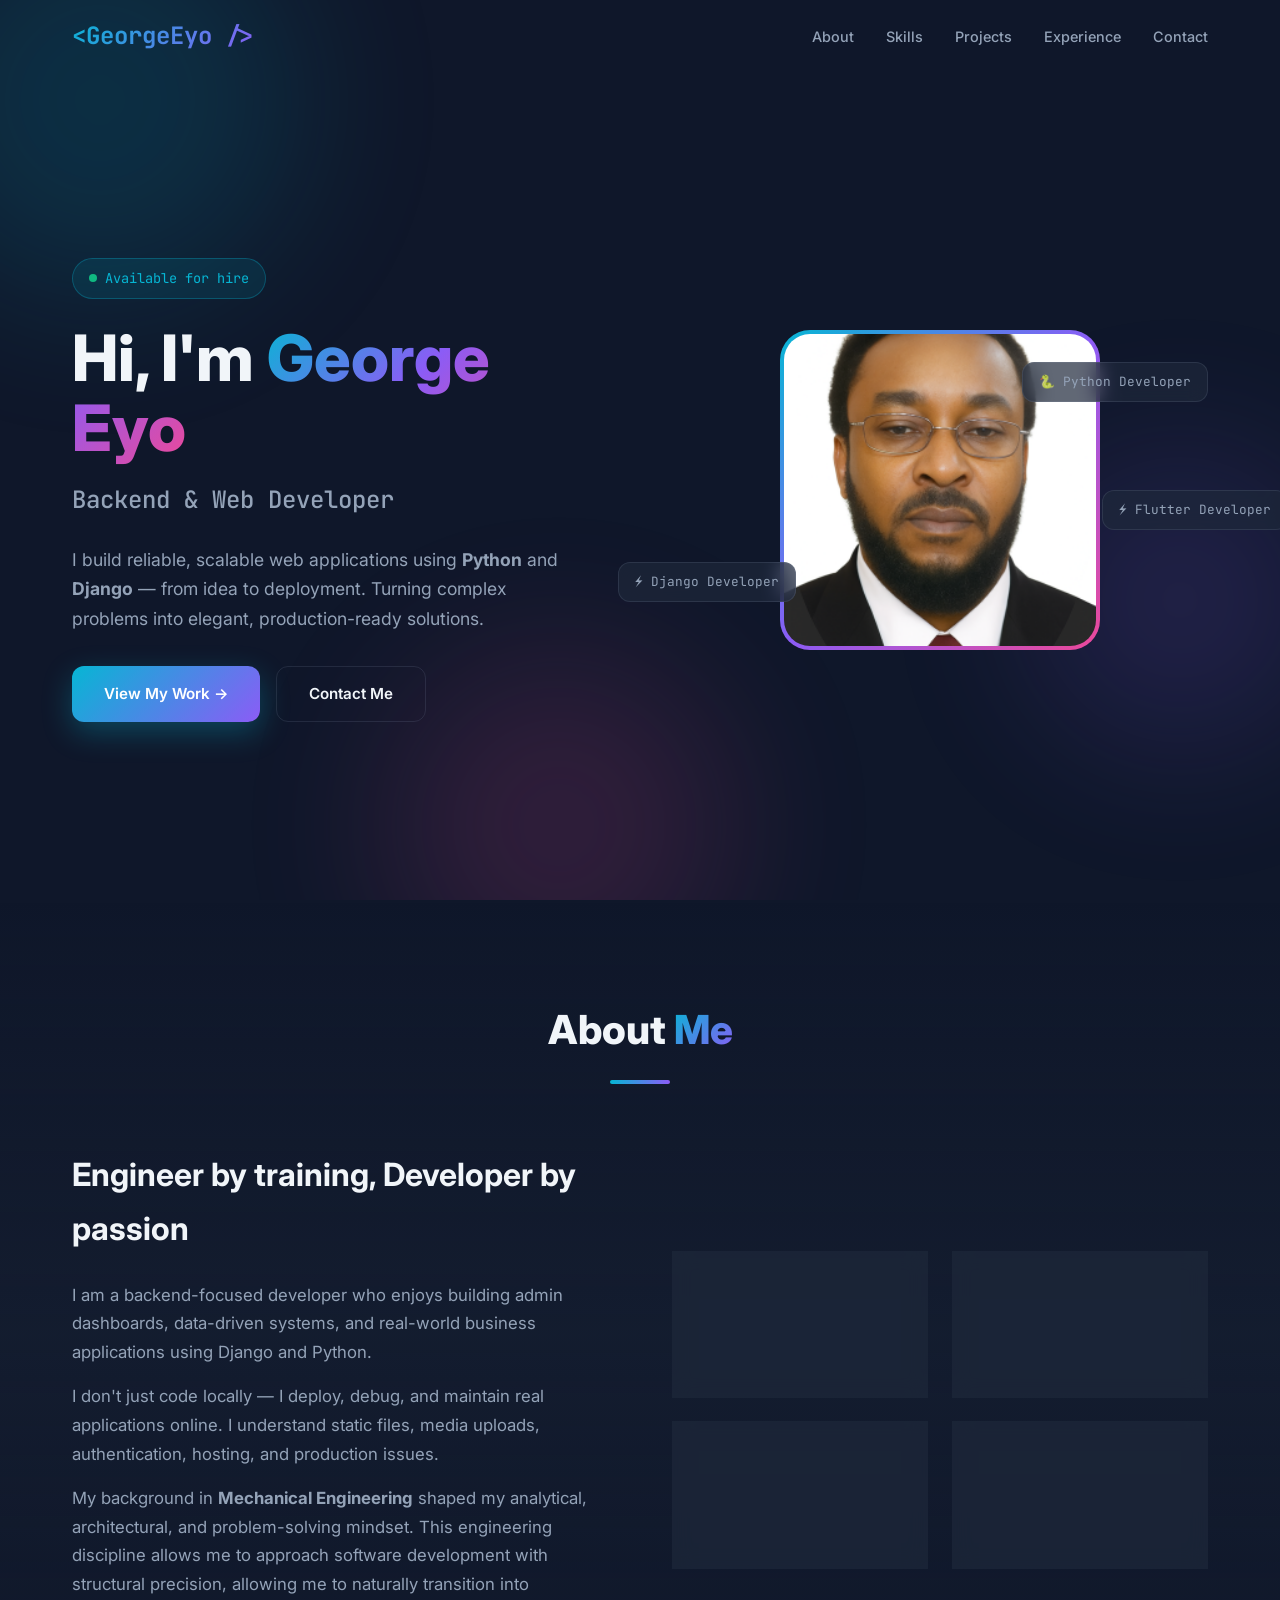
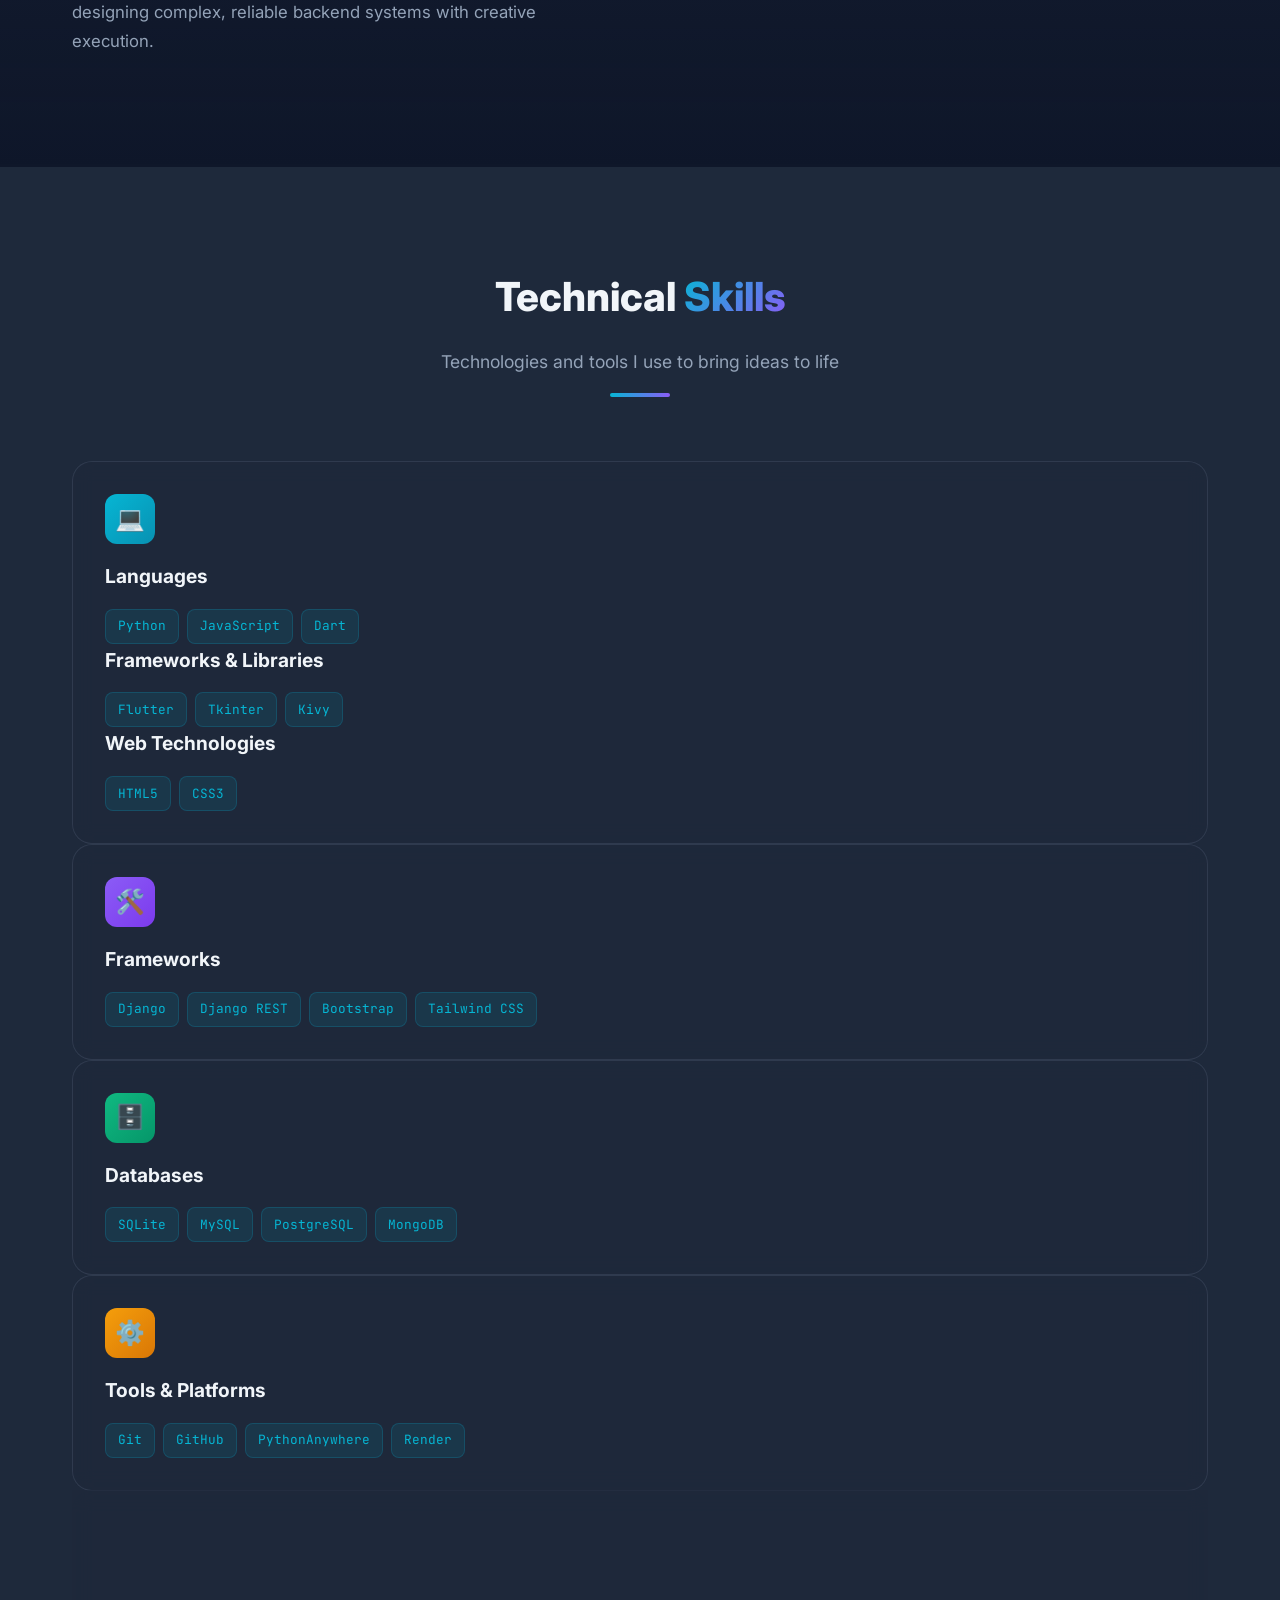
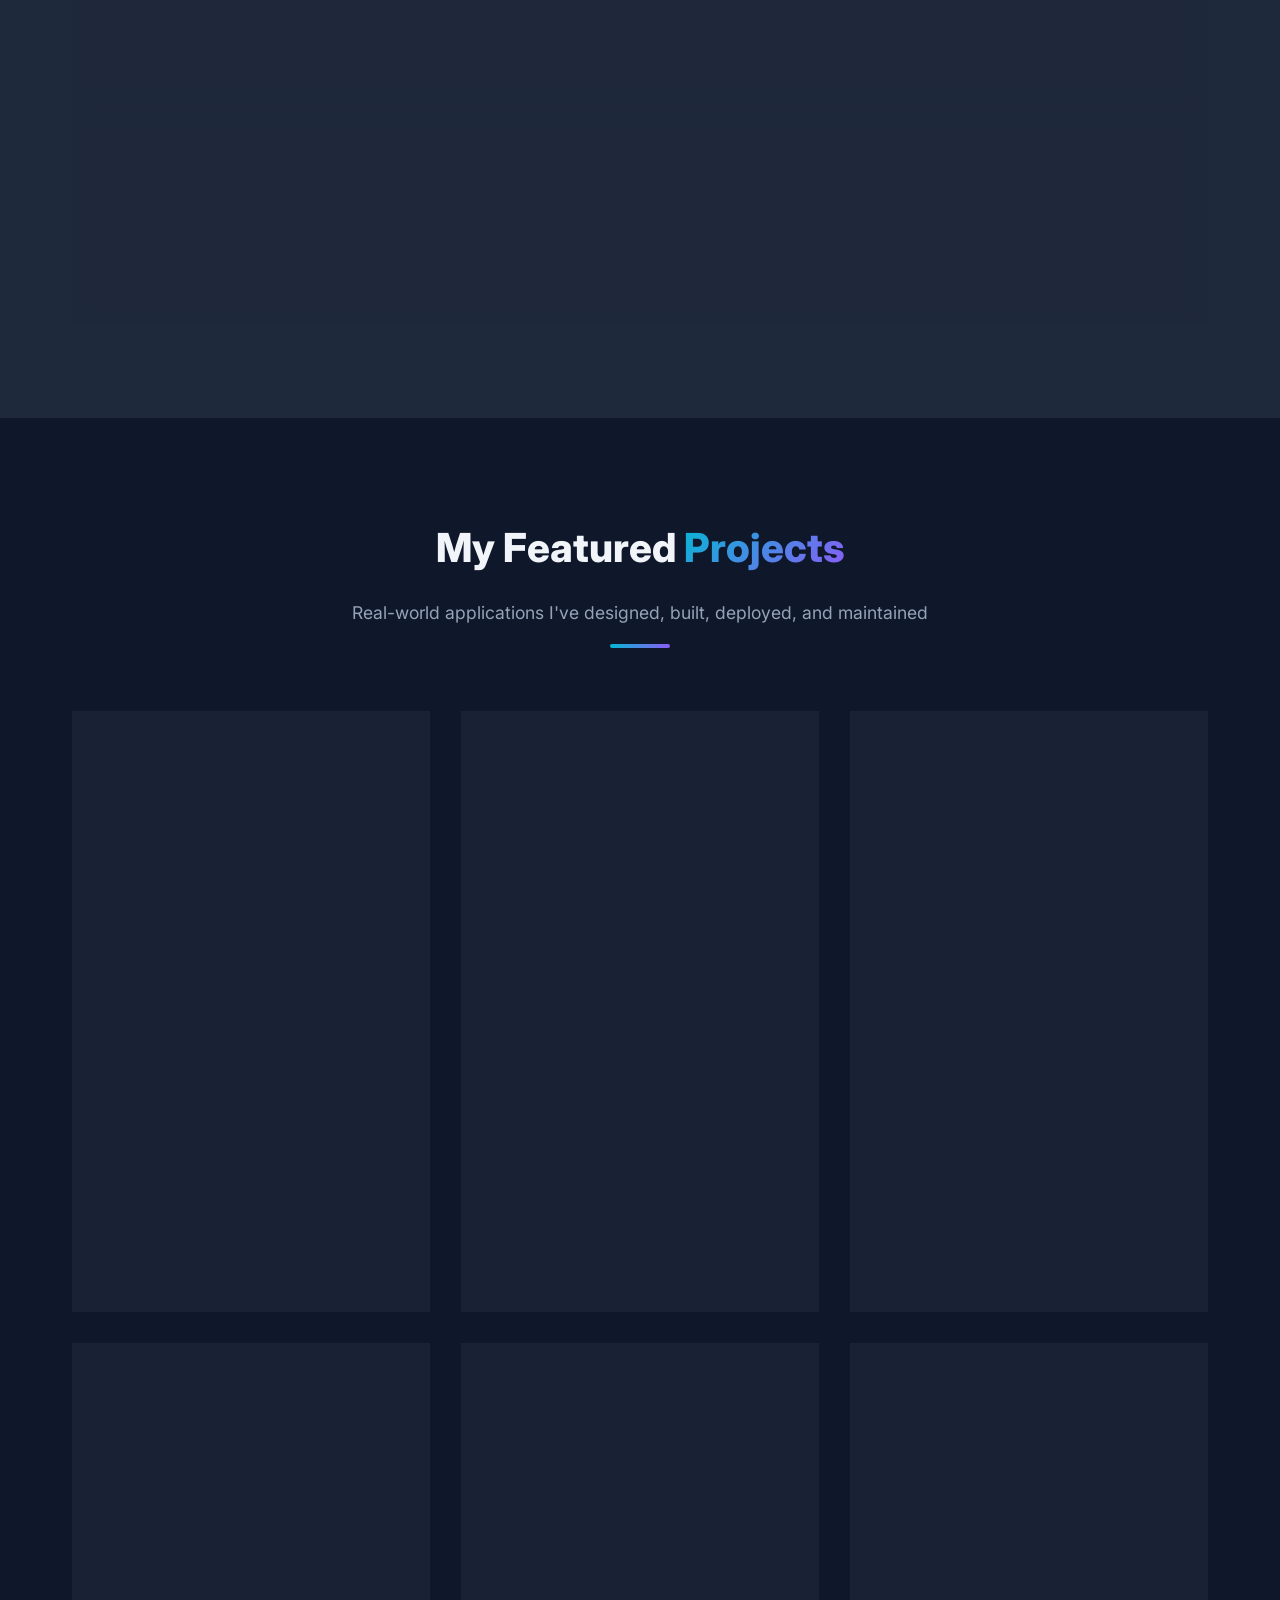
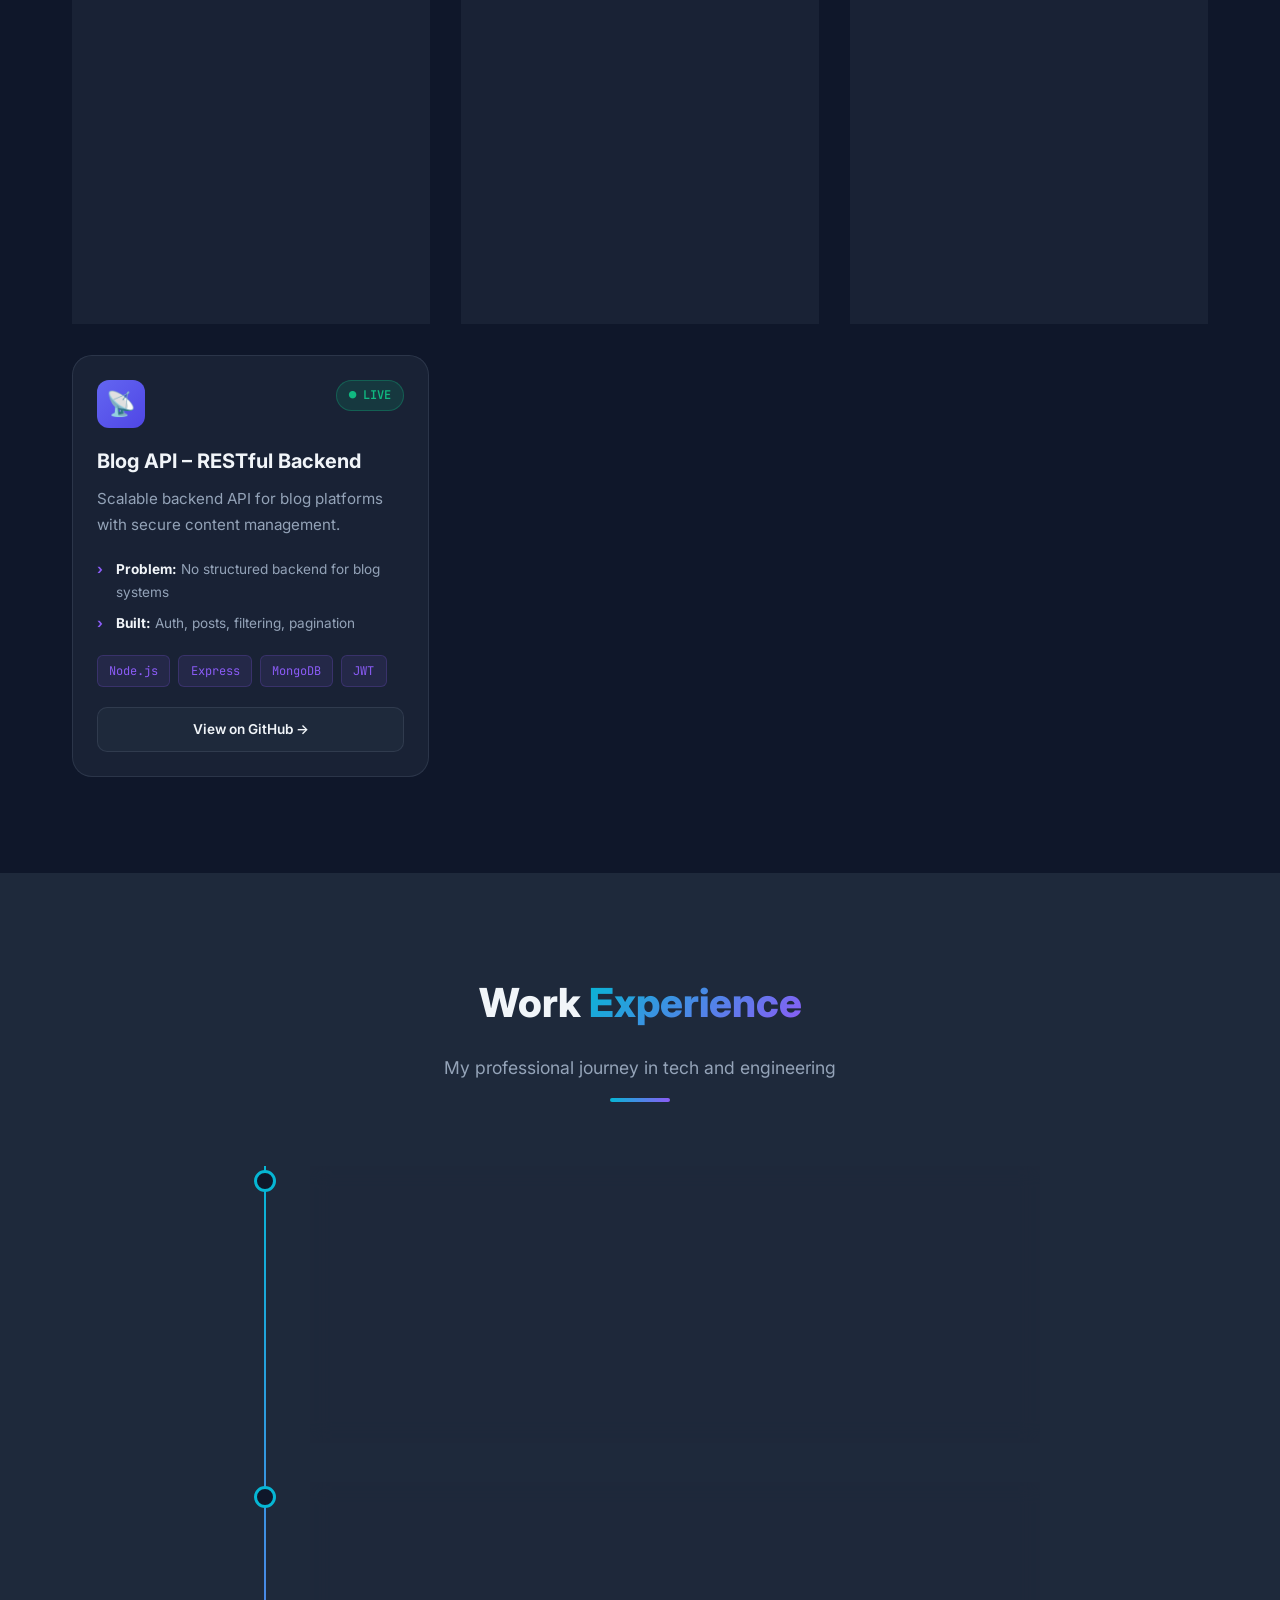
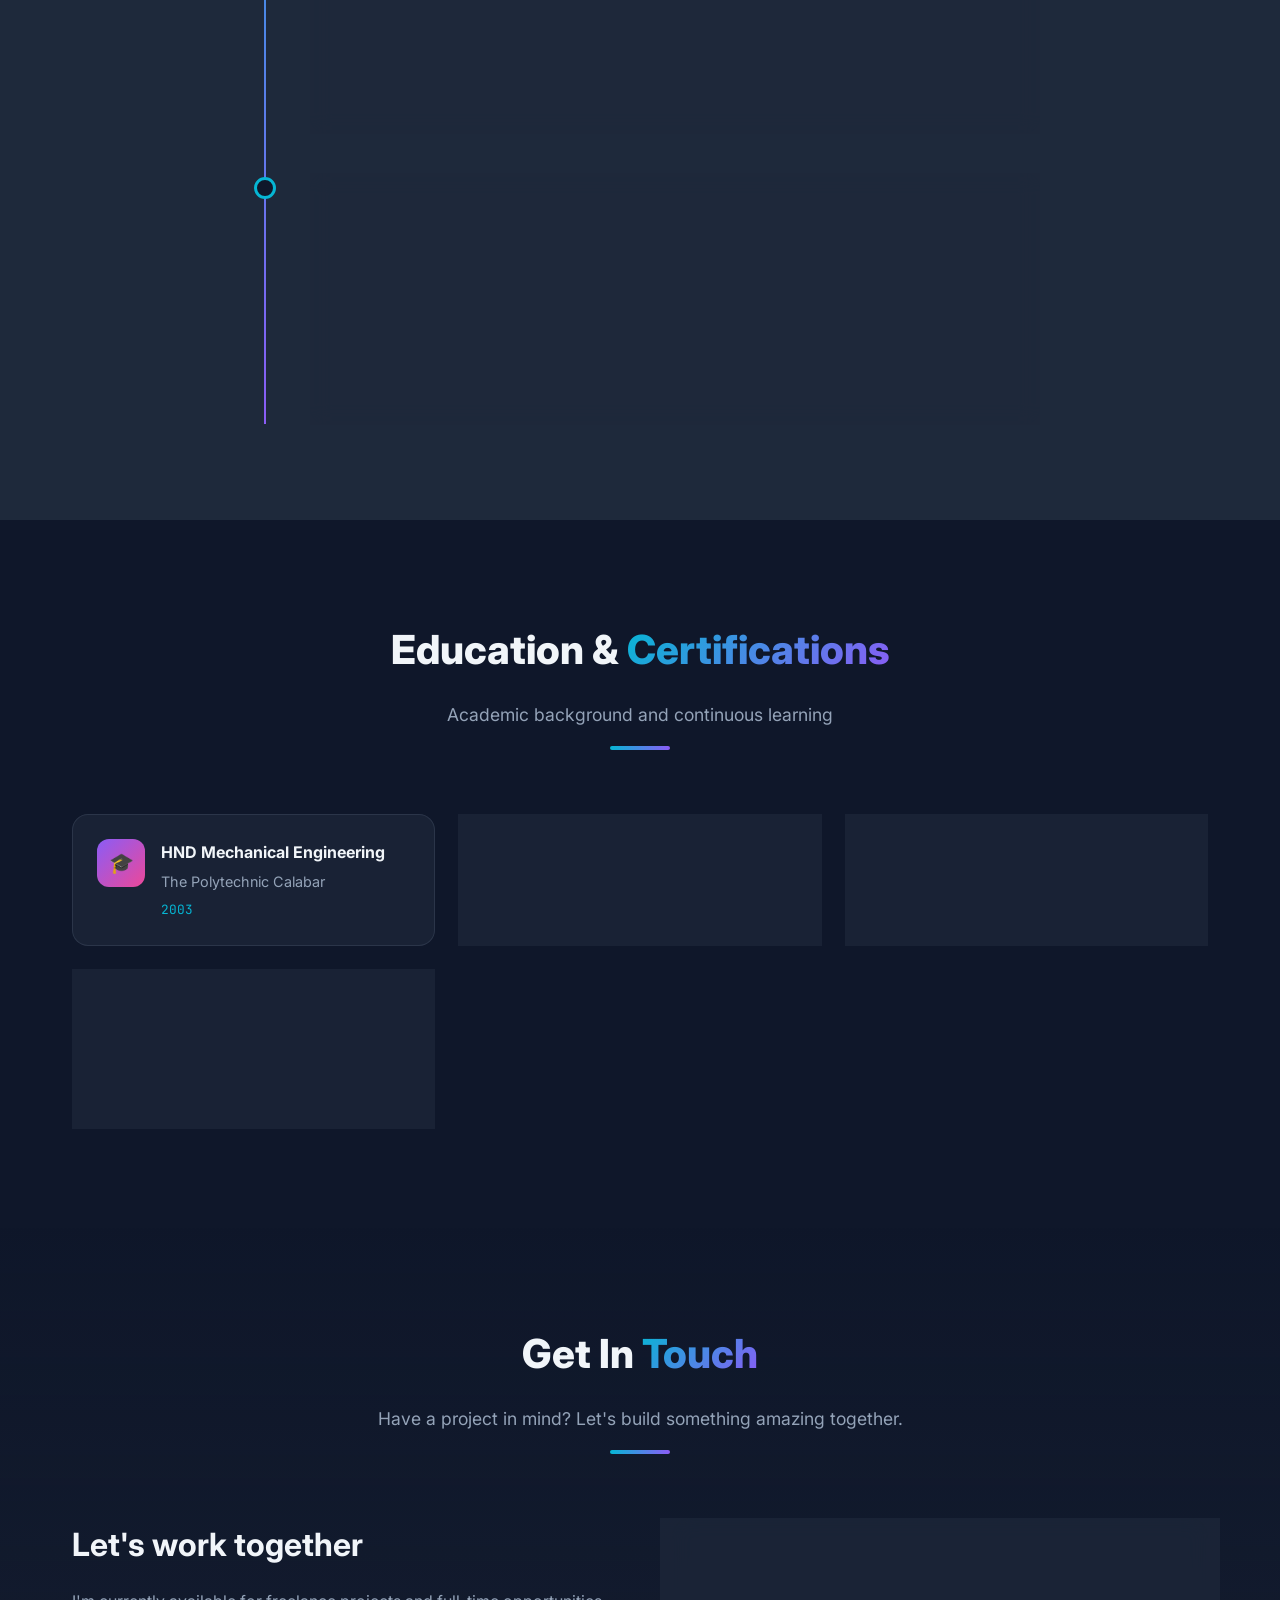
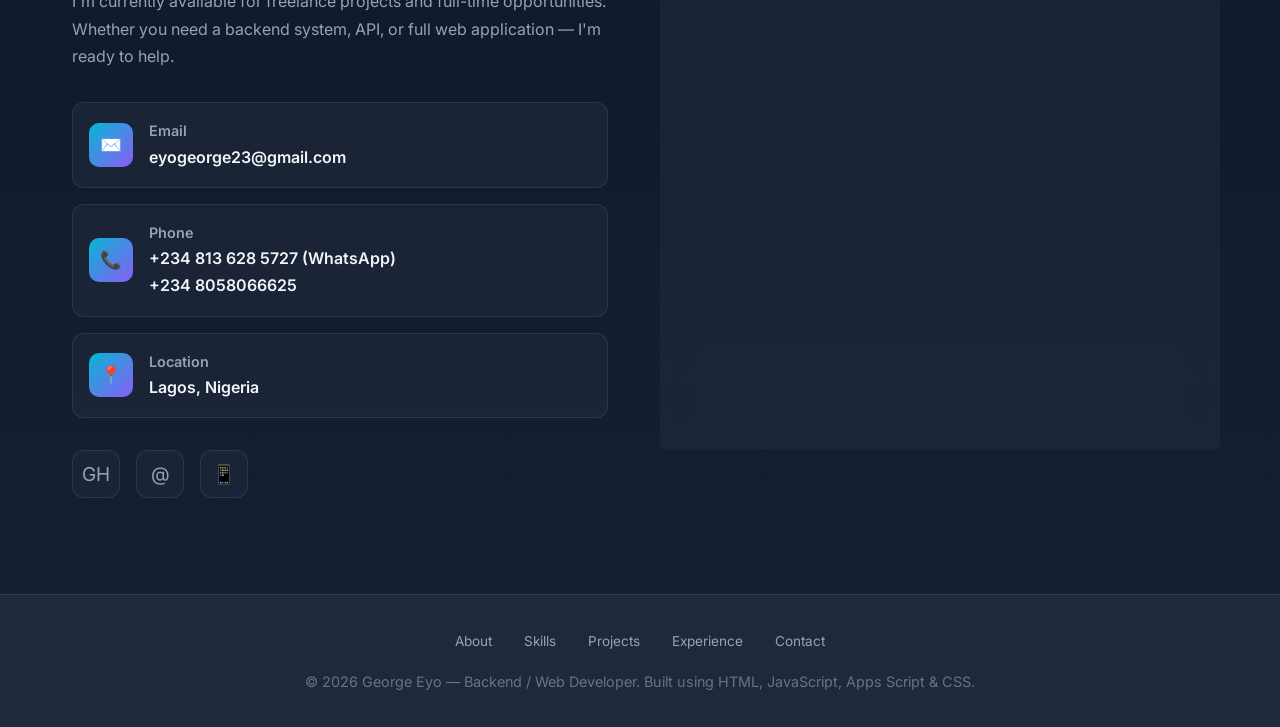
<file: index.html>
<!DOCTYPE html>
<html lang="en">
<head>
  <meta charset="UTF-8" />
  <meta name="viewport" content="width=device-width, initial-scale=1.0" />
  <title>George Eyo – Backend / Web Developer</title>
  <link rel="preconnect" href="https://fonts.googleapis.com">
  <link rel="preconnect" href="https://fonts.gstatic.com" crossorigin>
  <link href="https://fonts.googleapis.com/css2?family=Inter:wght@300;400;500;600;700;800;900&family=JetBrains+Mono:wght@400;500;600&display=swap" rel="stylesheet">
  <style>
    :root {
      --bg-primary: #0f172a;
      --bg-secondary: #1e293b;
      --bg-card: rgba(30, 41, 59, 0.7);
      --text-primary: #f1f5f9;
      --text-secondary: #94a3b8;
      --text-muted: #64748b;
      --accent-cyan: #06b6d4;
      --accent-purple: #8b5cf6;
      --accent-pink: #ec4899;
      --accent-green: #10b981;
      --accent-orange: #f59e0b;
      --border-color: rgba(148, 163, 184, 0.15);
      --shadow: 0 25px 50px -12px rgba(0, 0, 0, 0.5);
      --shadow-sm: 0 4px 6px -1px rgba(0, 0, 0, 0.3);
    }

    * {
      margin: 0;
      padding: 0;
      box-sizing: border-box;
    }

    html {
      scroll-behavior: smooth;
    }

    body {
      font-family: 'Inter', sans-serif;
      background: var(--bg-primary);
      color: var(--text-primary);
      line-height: 1.7;
      overflow-x: hidden;
    }

    /* Animated background particles */
    .bg-animation {
      position: fixed;
      top: 0;
      left: 0;
      width: 100%;
      height: 100%;
      z-index: -1;
      overflow: hidden;
    }

    .bg-animation .orb {
      position: absolute;
      border-radius: 50%;
      filter: blur(80px);
      opacity: 0.15;
      animation: float 20s infinite ease-in-out;
    }

    .bg-animation .orb:nth-child(1) {
      width: 400px;
      height: 400px;
      background: var(--accent-cyan);
      top: -100px;
      left: -100px;
      animation-delay: 0s;
    }

    .bg-animation .orb:nth-child(2) {
      width: 300px;
      height: 300px;
      background: var(--accent-purple);
      top: 50%;
      right: -50px;
      animation-delay: -5s;
    }

    .bg-animation .orb:nth-child(3) {
      width: 350px;
      height: 350px;
      background: var(--accent-pink);
      bottom: -100px;
      left: 30%;
      animation-delay: -10s;
    }

    @keyframes float {
      0%, 100% { transform: translate(0, 0) scale(1); }
      25% { transform: translate(50px, -30px) scale(1.1); }
      50% { transform: translate(-30px, 50px) scale(0.9); }
      75% { transform: translate(30px, 30px) scale(1.05); }
    }

    /* Navigation */
    nav {
      position: fixed;
      top: 0;
      left: 0;
      right: 0;
      z-index: 1000;
      padding: 1rem 0;
      transition: all 0.3s ease;
    }

    nav.scrolled {
      background: rgba(15, 23, 42, 0.85);
      backdrop-filter: blur(20px);
      border-bottom: 1px solid var(--border-color);
    }

    nav .container {
      display: flex;
      justify-content: space-between;
      align-items: center;
    }

    .logo {
      font-family: 'JetBrains Mono', monospace;
      font-size: 1.5rem;
      font-weight: 700;
      background: linear-gradient(135deg, var(--accent-cyan), var(--accent-purple));
      -webkit-background-clip: text;
      -webkit-text-fill-color: transparent;
      background-clip: text;
      text-decoration: none;
    }

    .nav-links {
      display: flex;
      gap: 2rem;
      list-style: none;
    }

    .nav-links a {
      color: var(--text-secondary);
      text-decoration: none;
      font-weight: 500;
      font-size: 0.9rem;
      transition: color 0.3s ease;
      position: relative;
    }

    .nav-links a::after {
      content: '';
      position: absolute;
      bottom: -4px;
      left: 0;
      width: 0;
      height: 2px;
      background: linear-gradient(90deg, var(--accent-cyan), var(--accent-purple));
      transition: width 0.3s ease;
    }

    .nav-links a:hover {
      color: var(--text-primary);
    }

    .nav-links a:hover::after {
      width: 100%;
    }

    .mobile-menu-btn {
      display: none;
      background: none;
      border: none;
      color: var(--text-primary);
      font-size: 1.5rem;
      cursor: pointer;
    }

    /* Container */
    .container {
      max-width: 1200px;
      margin: 0 auto;
      padding: 0 2rem;
    }

    /* Hero Section */
    .hero {
      min-height: 100vh;
      display: flex;
      align-items: center;
      padding-top: 80px;
      position: relative;
    }

    .hero-content {
      display: grid;
      grid-template-columns: 1fr 1fr;
      gap: 4rem;
      align-items: center;
    }

    .hero-badge {
      display: inline-flex;
      align-items: center;
      gap: 0.5rem;
      padding: 0.5rem 1rem;
      background: rgba(6, 182, 212, 0.1);
      border: 1px solid rgba(6, 182, 212, 0.3);
      border-radius: 50px;
      font-size: 0.85rem;
      color: var(--accent-cyan);
      margin-bottom: 1.5rem;
      font-family: 'JetBrains Mono', monospace;
    }

    .hero-badge .dot {
      width: 8px;
      height: 8px;
      background: var(--accent-green);
      border-radius: 50%;
      animation: pulse 2s infinite;
    }

    @keyframes pulse {
      0%, 100% { opacity: 1; }
      50% { opacity: 0.4; }
    }

    .hero h1 {
      font-size: 4rem;
      font-weight: 800;
      line-height: 1.1;
      margin-bottom: 1rem;
    }

    .hero h1 .gradient-text {
      background: linear-gradient(135deg, var(--accent-cyan), var(--accent-purple), var(--accent-pink));
      -webkit-background-clip: text;
      -webkit-text-fill-color: transparent;
      background-clip: text;
    }

    .hero h3 {
      font-size: 1.5rem;
      font-weight: 500;
      color: var(--text-secondary);
      margin-bottom: 1.5rem;
      font-family: 'JetBrains Mono', monospace;
    }

    .hero p {
      font-size: 1.1rem;
      color: var(--text-secondary);
      max-width: 500px;
      margin-bottom: 2rem;
    }

    .hero-actions {
      display: flex;
      gap: 1rem;
      flex-wrap: wrap;
    }

    .btn {
      display: inline-flex;
      align-items: center;
      gap: 0.5rem;
      padding: 0.875rem 2rem;
      border-radius: 12px;
      font-weight: 600;
      font-size: 0.95rem;
      text-decoration: none;
      transition: all 0.3s ease;
      cursor: pointer;
      border: none;
    }

    .btn-primary {
      background: linear-gradient(135deg, var(--accent-cyan), var(--accent-purple));
      color: white;
      box-shadow: 0 10px 30px rgba(6, 182, 212, 0.3);
    }

    .btn-primary:hover {
      transform: translateY(-2px);
      box-shadow: 0 15px 40px rgba(6, 182, 212, 0.4);
    }

    .btn-secondary {
      background: transparent;
      color: var(--text-primary);
      border: 1px solid var(--border-color);
    }

    .btn-secondary:hover {
      background: var(--bg-secondary);
      border-color: var(--accent-cyan);
    }

    .hero-image {
      position: relative;
      display: flex;
      justify-content: center;
      align-items: center;
    }

    .hero-image .profile-frame {
      width: 320px;
      height: 320px;
      border-radius: 30px;
      background: linear-gradient(135deg, var(--accent-cyan), var(--accent-purple), var(--accent-pink));
      padding: 4px;
      position: relative;
      animation: rotate-gradient 8s linear infinite;
    }

    @keyframes rotate-gradient {
      0% { filter: hue-rotate(0deg); }
      100% { filter: hue-rotate(360deg); }
    }

    .hero-image .profile-frame img {
      width: 100%;
      height: 100%;
      object-fit: cover;
      border-radius: 26px;
      background: var(--bg-secondary);
    }

    .hero-image .floating-tag {
      position: absolute;
      padding: 0.5rem 1rem;
      background: var(--bg-card);
      backdrop-filter: blur(10px);
      border: 1px solid var(--border-color);
      border-radius: 12px;
      font-size: 0.8rem;
      font-family: 'JetBrains Mono', monospace;
      color: var(--text-secondary);
      animation: float-tag 3s ease-in-out infinite;
    }

    .hero-image .floating-tag.tag-1 {
      top: 10%;
      right: 0;
      animation-delay: 0s;
    }

    .hero-image .floating-tag.tag-2 {
      bottom: 15%;
      left: -10%;
      animation-delay: -1.5s;
    }

    .hero-image .floating-tag.tag-3 {
    top: 50%;
    right: -15%;
    animation-delay: -3s;
  }

    @keyframes float-tag {
      0%, 100% { transform: translateY(0); }
      50% { transform: translateY(-10px); }
    }

    /* Section Styles */
    section {
      padding: 6rem 0;
    }

    .section-header {
      text-align: center;
      margin-bottom: 4rem;
    }

    .section-header h2 {
      font-size: 2.5rem;
      font-weight: 800;
      margin-bottom: 1rem;
    }

    .section-header h2 .gradient-text {
      background: linear-gradient(135deg, var(--accent-cyan), var(--accent-purple));
      -webkit-background-clip: text;
      -webkit-text-fill-color: transparent;
      background-clip: text;
    }

    .section-header p {
      color: var(--text-secondary);
      font-size: 1.1rem;
      max-width: 600px;
      margin: 0 auto;
    }

    .section-divider {
      width: 60px;
      height: 4px;
      background: linear-gradient(90deg, var(--accent-cyan), var(--accent-purple));
      border-radius: 2px;
      margin: 1rem auto 0;
    }

    /* About Section */
    #about {
      background: linear-gradient(180deg, transparent, rgba(30, 41, 59, 0.3), transparent);
    }

    .about-grid {
      display: grid;
      grid-template-columns: 1fr 1fr;
      gap: 4rem;
      align-items: center;
    }

    .about-text h3 {
      font-size: 2rem;
      font-weight: 700;
      margin-bottom: 1.5rem;
    }

    .about-text p {
      color: var(--text-secondary);
      margin-bottom: 1rem;
      font-size: 1.05rem;
    }

    .about-stats {
      display: grid;
      grid-template-columns: repeat(2, 1fr);
      gap: 1.5rem;
    }

    .stat-card {
      background: var(--bg-card);
      backdrop-filter: blur(10px);
      border: 1px solid var(--border-color);
      border-radius: 16px;
      padding: 1.5rem;
      text-align: center;
      transition: all 0.3s ease;
    }

    .stat-card:hover {
      transform: translateY(-5px);
      border-color: var(--accent-cyan);
      box-shadow: var(--shadow-sm);
    }

    .stat-card .number {
      font-size: 2.5rem;
      font-weight: 800;
      background: linear-gradient(135deg, var(--accent-cyan), var(--accent-purple));
      -webkit-background-clip: text;
      -webkit-text-fill-color: transparent;
      background-clip: text;
    }

    .stat-card .label {
      color: var(--text-secondary);
      font-size: 0.9rem;
      margin-top: 0.25rem;
    }

    /* Skills Section */
    #skills {
      background: var(--bg-secondary);
    }

    .skills-grid {
      display: grid;
      grid-template-columns: repeat(auto-fit, minmax(280px, 1fr));
      gap: 1.5rem;
    }

    .skill-card {
      background: var(--bg-card);
      backdrop-filter: blur(10px);
      border: 1px solid var(--border-color);
      border-radius: 20px;
      padding: 2rem;
      transition: all 0.3s ease;
      position: relative;
      overflow: hidden;
    }

    .skill-card::before {
      content: '';
      position: absolute;
      top: 0;
      left: 0;
      width: 100%;
      height: 3px;
      background: linear-gradient(90deg, var(--accent-cyan), var(--accent-purple));
      transform: scaleX(0);
      transform-origin: left;
      transition: transform 0.3s ease;
    }

    .skill-card:hover::before {
      transform: scaleX(1);
    }

    .skill-card:hover {
      transform: translateY(-5px);
      border-color: rgba(6, 182, 212, 0.3);
      box-shadow: var(--shadow);
    }

    .skill-icon {
      width: 50px;
      height: 50px;
      border-radius: 12px;
      display: flex;
      align-items: center;
      justify-content: center;
      font-size: 1.5rem;
      margin-bottom: 1rem;
    }

    .skill-card h3 {
      font-size: 1.2rem;
      font-weight: 700;
      margin-bottom: 1rem;
    }

    .skill-tags {
      display: flex;
      flex-wrap: wrap;
      gap: 0.5rem;
    }

    .skill-tag {
      padding: 0.35rem 0.75rem;
      background: rgba(6, 182, 212, 0.1);
      border: 1px solid rgba(6, 182, 212, 0.2);
      border-radius: 8px;
      font-size: 0.8rem;
      color: var(--accent-cyan);
      font-family: 'JetBrains Mono', monospace;
    }

    /* Projects Section */
    .projects-grid {
      display: grid;
      grid-template-columns: repeat(auto-fit, minmax(350px, 1fr));
      gap: 2rem;
    }

    .project-card {
      background: var(--bg-card);
      backdrop-filter: blur(10px);
      border: 1px solid var(--border-color);
      border-radius: 20px;
      overflow: hidden;
      transition: all 0.4s ease;
      position: relative;
    }

    .project-card:hover {
      transform: translateY(-8px);
      border-color: rgba(139, 92, 246, 0.3);
      box-shadow: 0 20px 40px rgba(0, 0, 0, 0.4);
    }

    .project-header {
      padding: 1.5rem 1.5rem 0;
      display: flex;
      justify-content: space-between;
      align-items: flex-start;
    }

    .project-icon {
      width: 48px;
      height: 48px;
      border-radius: 12px;
      display: flex;
      align-items: center;
      justify-content: center;
      font-size: 1.5rem;
    }

    .project-status {
      padding: 0.25rem 0.75rem;
      border-radius: 50px;
      font-size: 0.75rem;
      font-weight: 600;
      font-family: 'JetBrains Mono', monospace;
    }

    .project-status.live {
      background: rgba(16, 185, 129, 0.15);
      color: var(--accent-green);
      border: 1px solid rgba(16, 185, 129, 0.3);
    }

    .project-status.demo {
      background: rgba(245, 158, 11, 0.15);
      color: var(--accent-orange);
      border: 1px solid rgba(245, 158, 11, 0.3);
    }

    .project-body {
      padding: 1rem 1.5rem 1.5rem;
    }

    .project-body h3 {
      font-size: 1.25rem;
      font-weight: 700;
      margin-bottom: 0.5rem;
    }

    .project-body > p {
      color: var(--text-secondary);
      font-size: 0.95rem;
      margin-bottom: 1rem;
    }

    .project-meta {
      list-style: none;
      margin-bottom: 1rem;
    }

    .project-meta li {
      color: var(--text-secondary);
      font-size: 0.85rem;
      padding: 0.25rem 0;
      padding-left: 1.2rem;
      position: relative;
    }

    .project-meta li::before {
      content: '›';
      position: absolute;
      left: 0;
      color: var(--accent-purple);
      font-weight: bold;
    }

    .project-meta li strong {
      color: var(--text-primary);
    }

    .project-tech {
      display: flex;
      flex-wrap: wrap;
      gap: 0.5rem;
      margin-bottom: 1.25rem;
    }

    .tech-tag {
      padding: 0.3rem 0.7rem;
      background: rgba(139, 92, 246, 0.1);
      border: 1px solid rgba(139, 92, 246, 0.2);
      border-radius: 6px;
      font-size: 0.75rem;
      color: var(--accent-purple);
      font-family: 'JetBrains Mono', monospace;
    }

    .project-links {
      display: flex;
      gap: 0.75rem;
    }

    .project-links a {
      flex: 1;
      text-align: center;
      padding: 0.6rem 1rem;
      border-radius: 10px;
      font-size: 0.85rem;
      font-weight: 600;
      text-decoration: none;
      transition: all 0.3s ease;
    }

    .project-links .link-live {
      background: linear-gradient(135deg, var(--accent-cyan), var(--accent-purple));
      color: white;
    }

    .project-links .link-live:hover {
      opacity: 0.9;
      transform: scale(1.02);
    }

    .project-links .link-github {
      background: var(--bg-secondary);
      color: var(--text-primary);
      border: 1px solid var(--border-color);
    }

    .project-links .link-github:hover {
      border-color: var(--accent-purple);
      color: var(--accent-purple);
    }

    /* Experience Section */
    #experience {
      background: var(--bg-secondary);
    }

    .timeline {
      position: relative;
      max-width: 800px;
      margin: 0 auto;
    }

    .timeline::before {
      content: '';
      position: absolute;
      left: 24px;
      top: 0;
      bottom: 0;
      width: 2px;
      background: linear-gradient(180deg, var(--accent-cyan), var(--accent-purple));
    }

    .timeline-item {
      position: relative;
      padding-left: 70px;
      margin-bottom: 2.5rem;
    }

    .timeline-item:last-child {
      margin-bottom: 0;
    }

    .timeline-dot {
      position: absolute;
      left: 14px;
      top: 4px;
      width: 22px;
      height: 22px;
      border-radius: 50%;
      background: var(--bg-primary);
      border: 3px solid var(--accent-cyan);
      z-index: 1;
    }

    .timeline-content {
      background: var(--bg-card);
      backdrop-filter: blur(10px);
      border: 1px solid var(--border-color);
      border-radius: 16px;
      padding: 1.5rem 2rem;
      transition: all 0.3s ease;
    }

    .timeline-content:hover {
      border-color: rgba(6, 182, 212, 0.3);
      transform: translateX(5px);
    }

    .timeline-content .job-title {
      font-size: 1.1rem;
      font-weight: 700;
      color: var(--text-primary);
      margin-bottom: 0.25rem;
    }

    .timeline-content .company {
      color: var(--accent-cyan);
      font-weight: 600;
      font-size: 0.95rem;
    }

    .timeline-content .period {
      color: var(--text-muted);
      font-size: 0.85rem;
      font-family: 'JetBrains Mono', monospace;
      margin-bottom: 1rem;
    }

    .timeline-content ul {
      list-style: none;
    }

    .timeline-content ul li {
      color: var(--text-secondary);
      font-size: 0.9rem;
      padding: 0.3rem 0;
      padding-left: 1.2rem;
      position: relative;
    }

    .timeline-content ul li::before {
      content: '▸';
      position: absolute;
      left: 0;
      color: var(--accent-purple);
    }

    /* Education Section */
    .education-grid {
      display: grid;
      grid-template-columns: repeat(auto-fit, minmax(300px, 1fr));
      gap: 1.5rem;
    }

    .edu-card {
      background: var(--bg-card);
      backdrop-filter: blur(10px);
      border: 1px solid var(--border-color);
      border-radius: 16px;
      padding: 1.5rem;
      display: flex;
      gap: 1rem;
      align-items: flex-start;
      transition: all 0.3s ease;
    }

    .edu-card:hover {
      transform: translateY(-3px);
      border-color: var(--accent-purple);
    }

    .edu-icon {
      width: 48px;
      height: 48px;
      border-radius: 12px;
      background: linear-gradient(135deg, var(--accent-purple), var(--accent-pink));
      display: flex;
      align-items: center;
      justify-content: center;
      font-size: 1.25rem;
      flex-shrink: 0;
    }

    .edu-info h4 {
      font-size: 1rem;
      font-weight: 700;
      margin-bottom: 0.25rem;
    }

    .edu-info p {
      color: var(--text-secondary);
      font-size: 0.9rem;
    }

    .edu-info .year {
      color: var(--accent-cyan);
      font-family: 'JetBrains Mono', monospace;
      font-size: 0.8rem;
      margin-top: 0.25rem;
    }

    /* Contact Section */
    #contact {
      background: linear-gradient(180deg, transparent, rgba(30, 41, 59, 0.5));
    }

    .contact-grid {
      display: grid;
      grid-template-columns: 1fr 1fr;
      gap: 4rem;
      align-items: start;
    }

    .contact-info h3 {
      font-size: 2rem;
      font-weight: 700;
      margin-bottom: 1rem;
    }

    .contact-info > p {
      color: var(--text-secondary);
      margin-bottom: 2rem;
    }

    .contact-item {
      display: flex;
      align-items: center;
      gap: 1rem;
      padding: 1rem;
      background: var(--bg-card);
      border: 1px solid var(--border-color);
      border-radius: 12px;
      margin-bottom: 1rem;
      transition: all 0.3s ease;
      text-decoration: none;
      color: inherit;
    }

    .contact-item:hover {
      border-color: var(--accent-cyan);
      transform: translateX(5px);
    }

    .contact-item .icon {
      width: 44px;
      height: 44px;
      border-radius: 10px;
      background: linear-gradient(135deg, var(--accent-cyan), var(--accent-purple));
      display: flex;
      align-items: center;
      justify-content: center;
      font-size: 1.1rem;
      flex-shrink: 0;
    }

    .contact-item .details h4 {
      font-size: 0.9rem;
      font-weight: 600;
      color: var(--text-secondary);
    }

    .contact-item .details p {
      font-size: 1rem;
      font-weight: 600;
      color: var(--text-primary);
    }

    .social-links {
      display: flex;
      gap: 1rem;
      margin-top: 2rem;
    }

    .social-links a {
      width: 48px;
      height: 48px;
      border-radius: 12px;
      background: var(--bg-card);
      border: 1px solid var(--border-color);
      display: flex;
      align-items: center;
      justify-content: center;
      font-size: 1.2rem;
      color: var(--text-secondary);
      text-decoration: none;
      transition: all 0.3s ease;
    }

    .social-links a:hover {
      background: linear-gradient(135deg, var(--accent-cyan), var(--accent-purple));
      color: white;
      border-color: transparent;
      transform: translateY(-3px);
    }

    .contact-form {
      background: var(--bg-card);
      backdrop-filter: blur(10px);
      border: 1px solid var(--border-color);
      border-radius: 20px;
      padding: 2rem;
    }

    .form-group {
      margin-bottom: 1.25rem;
    }

    .form-group label {
      display: block;
      font-size: 0.85rem;
      font-weight: 600;
      color: var(--text-secondary);
      margin-bottom: 0.5rem;
    }

    .form-group input,
    .form-group textarea {
      width: 100%;
      padding: 0.875rem 1rem;
      background: var(--bg-primary);
      border: 1px solid var(--border-color);
      border-radius: 10px;
      color: var(--text-primary);
      font-family: 'Inter', sans-serif;
      font-size: 0.95rem;
      transition: all 0.3s ease;
    }

    .form-group input:focus,
    .form-group textarea:focus {
      outline: none;
      border-color: var(--accent-cyan);
      box-shadow: 0 0 0 3px rgba(6, 182, 212, 0.1);
    }

    .form-group textarea {
      min-height: 120px;
      resize: vertical;
    }

    /* Footer */
    footer {
      background: var(--bg-secondary);
      border-top: 1px solid var(--border-color);
      padding: 2rem 0;
      text-align: center;
    }

    footer p {
      color: var(--text-muted);
      font-size: 0.9rem;
    }

    footer .footer-links {
      display: flex;
      justify-content: center;
      gap: 2rem;
      margin-bottom: 1rem;
      list-style: none;
    }

    footer .footer-links a {
      color: var(--text-secondary);
      text-decoration: none;
      font-size: 0.85rem;
      transition: color 0.3s ease;
    }

    footer .footer-links a:hover {
      color: var(--accent-cyan);
    }

    /* Scroll animations */
    .fade-in {
      opacity: 0;
      transform: translateY(30px);
      transition: opacity 0.6s ease, transform 0.6s ease;
    }

    .fade-in.visible {
      opacity: 1;
      transform: translateY(0);
    }

    /* Responsive */
    @media (max-width: 968px) {
      .hero-content {
        grid-template-columns: 1fr;
        text-align: center;
        gap: 3rem;
      }

      .hero h1 {
        font-size: 2.8rem;
      }

      .hero p {
        margin: 0 auto 2rem;
      }

      .hero-actions {
        justify-content: center;
      }

      .hero-image {
        order: -1;
      }

      .hero-image .profile-frame {
        width: 250px;
        height: 250px;
      }

      .about-grid,
      .contact-grid {
        grid-template-columns: 1fr;
        gap: 3rem;
      }

      .nav-links {
        display: none;
      }

      .mobile-menu-btn {
        display: block;
      }
    }

    @media (max-width: 640px) {
      .hero h1 {
        font-size: 2.2rem;
      }

      .section-header h2 {
        font-size: 1.8rem;
      }

      .projects-grid {
        grid-template-columns: 1fr;
      }

      .about-stats {
        grid-template-columns: 1fr 1fr;
      }

      .timeline::before {
        left: 14px;
      }

      .timeline-item {
        padding-left: 50px;
      }

      .timeline-dot {
        left: 4px;
        width: 18px;
        height: 18px;
      }
    }
  </style>
<!-- <base target="_blank"> -->
</head>
<body>

  <!-- Animated Background -->
  <div class="bg-animation">
    <div class="orb"></div>
    <div class="orb"></div>
    <div class="orb"></div>
  </div>

  <!-- Navigation -->
  <nav id="navbar">
    <div class="container">
      <a href="#" class="logo">&lt;GeorgeEyo /&gt;</a>
      <ul class="nav-links">
        <li><a href="#about">About</a></li>
        <li><a href="#skills">Skills</a></li>
        <li><a href="#projects">Projects</a></li>
        <li><a href="#experience">Experience</a></li>
        <li><a href="#contact">Contact</a></li>
      </ul>
      <button class="mobile-menu-btn" onclick="toggleMenu()">☰</button>
    </div>
  </nav>

  <!-- Hero Section -->
  <header class="hero">
    <div class="container hero-content">
      <div class="header-text">
        <div class="hero-badge">
          <span class="dot"></span>
          Available for hire
        </div>
        <h1>Hi, I'm <span class="gradient-text">George Eyo</span></h1>
        <h3>Backend & Web Developer</h3>
        <p>
          I build reliable, scalable web applications using <strong>Python</strong> and <strong>Django</strong> —
          from idea to deployment. Turning complex problems into elegant, production-ready solutions.
        </p>
        <div class="hero-actions">
          <a href="#projects" class="btn btn-primary">View My Work →</a>
          <a href="#contact" class="btn btn-secondary">Contact Me</a>
        </div>
      </div>
      <div class="hero-image">
        <div class="profile-frame">
          <img src="images/moi.png" alt="George Eyo">
        </div>
        <div class="floating-tag tag-1">🐍 Python Developer</div>
        <div class="floating-tag tag-2">⚡ Django Developer</div>
        <div class="floating-tag tag-3">⚡ Flutter Developer</div>
      </div>
    </div>
  </header>

  <!-- About Section -->
  <section id="about">
    <div class="container">
      <div class="section-header fade-in">
        <h2>About <span class="gradient-text">Me</span></h2>
        <div class="section-divider"></div>
      </div>
      <div class="about-grid">
        <div class="about-text fade-in">
          <h3>Engineer by training, Developer by passion</h3>
          <p>
            I am a backend-focused developer who enjoys building admin dashboards,
            data-driven systems, and real-world business applications using Django and Python.
          </p>
          <p>
            I don't just code locally — I deploy, debug, and maintain real applications online.
            I understand static files, media uploads, authentication, hosting, and production issues.
          </p>

          <p>
            My background in <strong>Mechanical Engineering</strong> shaped my analytical, architectural, and problem-solving mindset. This engineering discipline allows me to approach software development with structural precision, allowing me to naturally transition into designing complex, reliable backend systems with creative execution.
        </p>

        </div>
        <div class="about-stats fade-in">
          <div class="stat-card">
            <div class="number">8+</div>
            <div class="label">Years Experience</div>
          </div>
          <div class="stat-card">
            <div class="number">15+</div>
            <div class="label">Projects Built</div>
          </div>
          <div class="stat-card">
            <div class="number">7+</div>
            <div class="label">Live Deployments</div>
          </div>
          <div class="stat-card">
            <div class="number">100%</div>
            <div class="label">Client Satisfaction</div>
          </div>
        </div>
      </div>
    </div>
  </section>

  <!-- Skills Section -->
  <section id="skills">
    <div class="container">
      <div class="section-header fade-in">
        <h2>Technical <span class="gradient-text">Skills</span></h2>
        <p>Technologies and tools I use to bring ideas to life</p>
        <div class="section-divider"></div>
      </div>
      <div class="skills-grid">
        <div class="skill-card fade-in">
          <div class="skill-icon" style="background: linear-gradient(135deg, #06b6d4, #0891b2);">💻</div>

          <h3>Languages</h3>
<div class="skill-tags">
  <span class="skill-tag">Python</span>
  <span class="skill-tag">JavaScript</span>
  <span class="skill-tag">Dart</span> <!-- Added, since you use Flutter -->
</div>

<h3>Frameworks & Libraries</h3>
<div class="skill-tags">
  <span class="skill-tag">Flutter</span>
  <span class="skill-tag">Tkinter</span>
  <span class="skill-tag">Kivy</span>
</div>

<h3>Web Technologies</h3>
<div class="skill-tags">
  <span class="skill-tag">HTML5</span>
  <span class="skill-tag">CSS3</span>
</div>


          <!-- <h3>Languages</h3>
          <div class="skill-tags">
            <span class="skill-tag">Python</span>
            <span class="skill-tag">Flutter</span>
            <span class="skill-tag">HTML5</span>
            <span class="skill-tag">CSS3</span>
            <span class="skill-tag">JavaScript</span>
            <span class="skill-tag">Tkinter</span>
            <span class="skill-tag">Kivy</span>
             -->
          </div>
        </div>
        <div class="skill-card fade-in">
          <div class="skill-icon" style="background: linear-gradient(135deg, #8b5cf6, #7c3aed);">🛠️</div>
          <h3>Frameworks</h3>
          <div class="skill-tags">
            <span class="skill-tag">Django</span>
            <span class="skill-tag">Django REST</span>
            <span class="skill-tag">Bootstrap</span>
            <span class="skill-tag">Tailwind CSS</span>
          </div>
        </div>
        <div class="skill-card fade-in">
          <div class="skill-icon" style="background: linear-gradient(135deg, #10b981, #059669);">🗄️</div>
          <h3>Databases</h3>
          <div class="skill-tags">
            <span class="skill-tag">SQLite</span>
            <span class="skill-tag">MySQL</span>
            <span class="skill-tag">PostgreSQL</span>
            <span class="skill-tag">MongoDB</span>
          </div>
        </div>
        <div class="skill-card fade-in">
          <div class="skill-icon" style="background: linear-gradient(135deg, #f59e0b, #d97706);">⚙️</div>
          <h3>Tools & Platforms</h3>
          <div class="skill-tags">
            <span class="skill-tag">Git</span>
            <span class="skill-tag">GitHub</span>
            <span class="skill-tag">PythonAnywhere</span>
            <span class="skill-tag">Render</span>
          </div>
        </div>
        <div class="skill-card fade-in">
          <div class="skill-icon" style="background: linear-gradient(135deg, #ec4899, #db2777);">🎯</div>
          <h3>Core Concepts</h3>
          <div class="skill-tags">
            <span class="skill-tag">CRUD</span>
            <span class="skill-tag">Authentication</span>
            <span class="skill-tag">File Uploads</span>
            <span class="skill-tag">Deployment</span>
            <span class="skill-tag">REST APIs</span>
            <span class="skill-tag">JWT</span>
          </div>
        </div>
        <div class="skill-card fade-in">
          <div class="skill-icon" style="background: linear-gradient(135deg, #6366f1, #4f46e5);">📱</div>
          <h3>Mobile & Cross-Platform</h3>
          <div class="skill-tags">
            <span class="skill-tag">Flutter</span>
            <span class="skill-tag">Dart</span>
            <span class="skill-tag">API Integration</span>
          </div>
        </div>
      </div>
    <!-- </div> -->
  </section>

  <!-- Projects Section -->
  <section id="projects">
    <div class="container">
      <div class="section-header fade-in">
        <h2>My Featured <span class="gradient-text">Projects</span></h2>
        <p>Real-world applications I've designed, built, deployed, and maintained</p>
        <div class="section-divider"></div>
      </div>
      <div class="projects-grid">

        <div class="project-card fade-in">
          <div class="project-header">
            <div class="project-icon" style="background: linear-gradient(135deg, #06b6d4, #0891b2);">💼</div>
            <span class="project-status live">● LIVE</span>
          </div>
          <div class="project-body">
            <h3>JobsWormhole</h3>
            <p>SAAS platform for job listings and recruitment services.</p>
            <ul class="project-meta">
              

              <li><strong>Problem:</strong> Fragmented and slow manual workflows for managing job postings, resume submissions, and recruitment content.</li>
              <li><strong>Built:</strong> A highly secure custom admin panel featuring role-based authentication, structured media/file uploads, and full CRUD operations.</li>
    
            </ul>
            <div class="project-tech">
              <span class="tech-tag">Flutter</span>
              <span class="tech-tag">Django</span>
              <span class="tech-tag">Python</span>
              <span class="tech-tag">Tailwind CSS</span>
            </div>
            <div class="project-links">
              <a href="https://jobs-lz90.onrender.com/" target="_blank" class="link-live">Live Site →</a>
              <a href="#" target="_blank" class="link-github">GitHub(Code on request)</a>
            </div>
          </div>
        </div>

        <div class="project-card fade-in">
          <div class="project-header">
            <div class="project-icon" style="background: linear-gradient(135deg, #06b6d4, #0891b2);">💼</div>
            <span class="project-status live">● LIVE</span>
            
          </div>
          <div class="project-body">
            <h3>TegZee - Ride Hailing App</h3>
            <p>Web app for managing ride services, messages, and public content.</p>
            <ul class="project-meta">
              <li><strong>Problem:</strong> Managing dynamic, live location data and coordinating secure, instant updates between drivers and passengers.</li>
              <li><strong>Built:</strong> Scalable backend infrastructure featuring real-time API integrations, robust database querying, and localized communication pipelines.</li>
             </ul>
            <div class="project-tech">
              <span class="tech-tag">Flutter</span>
              <span class="tech-tag">Django</span>
              <span class="tech-tag">Python</span>
              <span class="tech-tag">Tailwind CSS</span>
            </div>
            <div class="project-links">
              <a href="https://geecosmic.github.io/TegZee-APK/" target="_blank" class="link-live">Live Demo →</a>
              <a href="https://github.com/geecosmic/TegZee_Backend" target="_blank" class="link-github">GitHub</a>
            </div>
          </div>
        </div>

        <div class="project-card fade-in">
          <div class="project-header">
            <div class="project-icon" style="background: linear-gradient(135deg, #8b5cf6, #7c3aed);">📊</div>
            <span class="project-status live">● LIVE</span>
          </div>
          <div class="project-body">
            <h3>Admin Dashboard System</h3>
            <p>Web app for managing services, messages, and public content.</p>
            <ul class="project-meta">
              <li><strong>Problem:</strong> No centralized admin control system</li>
              <li><strong>Built:</strong> Full CRUD, file uploads, admin auth</li>
            </ul>
            <div class="project-tech">
              <span class="tech-tag">Django</span>
              <span class="tech-tag">Python</span>
              <span class="tech-tag">Bootstrap</span>
            </div>
            <div class="project-links">
              <a href="https://gee.pythonanywhere.com/" target="_blank" class="link-live">Live Demo →</a>
              <a href="https://github.com/geecosmic/Admin-Dashboard" target="_blank" class="link-github">GitHub</a>
            </div>
          </div>
        </div>

        <div class="project-card fade-in">
          <div class="project-header">
            <div class="project-icon" style="background: linear-gradient(135deg, #06b6d4, #0891b2);">💼</div>
            <span class="project-status live">● LIVE</span>
          </div>
          <div class="project-body">
            <h3>GFund – Fintech VTU App</h3>
            <p>Fintech platform for airtime, data, electricity, and cable TV payments.</p>
            <ul class="project-meta">
              <li><strong>Problem:</strong> Fragmented digital payment services</li>
              <li><strong>Built:</strong> Wallets, transactions, APIs</li>
            </ul>
            <div class="project-tech">
              <span class="tech-tag">Django</span>
              <span class="tech-tag">Python</span>
              <span class="tech-tag">Flutter</span>
            </div>
            <div class="project-links">
              <a href="https://github.com/geecosmic/GFUND-APK/releases/download/v1.0/GFund.apk" class="link-live">APK ↓</a>
              <a href="https://geecosmic.github.io/GFund-webApp-preview/" target="_blank" class="link-live">Live Demo →</a>

              <a href="https://github.com/geecosmic/fintech_backend" target="_blank" class="link-github">GitHub</a>
            </div>
          </div>
        </div>

        <div class="project-card fade-in">
          <div class="project-header">
            <div class="project-icon" style="background: linear-gradient(135deg, #ec4899, #db2777);">📝</div>
            <span class="project-status live">● LIVE</span>
          </div>
          <div class="project-body">
            <h3>Blog & CMS Platform</h3>
            <p>Content management system with publishing tools and categories.</p>
            <ul class="project-meta">
              <li><strong>Problem:</strong> No simple content platform</li>
              <li><strong>Built:</strong> Posts, categories, uploads</li>
            </ul>
            <div class="project-tech">
              <span class="tech-tag">Django</span>
              <span class="tech-tag">Python</span>
              <span class="tech-tag">Bootstrap</span>
            </div>
            <div class="project-links">
              <a href="https://geecms.pythonanywhere.com/" target="_blank" class="link-live">Live Site →</a>
              <a href="https://github.com/geecosmic/Blog-CMS" target="_blank" class="link-github">GitHub</a>
            </div>
          </div>
        </div>

        <div class="project-card fade-in">
        <div class="project-header">
          <div class="project-icon" style="background: linear-gradient(135deg, #8b5cf6, #6d28d9);">🛡️</div>
          <span class="project-status live">● LIVE</span>
        </div>
        <div class="project-body">
          <h3>Reusable Django KYC Module</h3>
          <p>Production-ready identity verification package that can be dropped into any Django project.</p>
          <ul class="project-meta">
            <li><strong>Problem:</strong> Implementing secure, compliant user verification without reinventing the flow or compromising backend security.</li>
            <li><strong>Built:</strong> Modular Django app featuring Persona embedded flow, HMAC webhook verification, sandbox-to-production configuration, and clean service-layer architecture.</li>
          </ul>
          <div class="project-tech">
            <span class="tech-tag">Django</span>
            <span class="tech-tag">Python</span>
            <span class="tech-tag">Persona</span>
            <span class="tech-tag">Webhooks</span>
            <span class="tech-tag">Security</span>
          </div>
          <div class="project-links">
            <a href="YOUR_LIVE_DEMO_LINK" target="_blank" class="link-live">Live Demo →</a>
            <a href="YOUR_GITHUB_REPO_LINK" target="_blank" class="link-github">GitHub</a>
          </div>
        </div>
      </div>

        <div class="project-card fade-in">
          <div class="project-header">
            <div class="project-icon" style="background: linear-gradient(135deg, #6366f1, #4f46e5);">📡</div>
            <span class="project-status live">● LIVE</span>
          </div>
          <div class="project-body">
            <h3>Blog API – RESTful Backend</h3>
            <p>Scalable backend API for blog platforms with secure content management.</p>
            <ul class="project-meta">
              <li><strong>Problem:</strong> No structured backend for blog systems</li>
              <li><strong>Built:</strong> Auth, posts, filtering, pagination</li>
            </ul>
            <div class="project-tech">
              <span class="tech-tag">Node.js</span>
              <span class="tech-tag">Express</span>
              <span class="tech-tag">MongoDB</span>
              <span class="tech-tag">JWT</span>
            </div>
            <div class="project-links">
              <a href="https://github.com/geecosmic/Blog_Api" target="_blank" class="link-github" style="flex:1;">View on GitHub →</a>
            </div>
          </div>
        </div>

      </div>
    </div>
  </section>

  <!-- Experience Section -->
  <section id="experience">
    <div class="container">
      <div class="section-header fade-in">
        <h2>Work <span class="gradient-text">Experience</span></h2>
        <p>My professional journey in tech and engineering</p>
        <div class="section-divider"></div>
      </div>
      <div class="timeline">
        <div class="timeline-item fade-in">
          <div class="timeline-dot"></div>
          <div class="timeline-content">
            <div class="job-title">Deputy Manager</div>
            <div class="company">The Kabbalah Center Nigeria</div>
            <div class="period">2019 – Present</div>
            <ul>
              <li>Engineered custom Python tools/scripts, reducing manual data processing time significantly.</li>
              <li>Optimized core database systems for improved query performance and application load speeds.</li>
              <li>Leveraged data models to directly influence quarterly operational decisions.</li>
        </ul>
          </div>
        </div>
        <div class="timeline-item fade-in">
          <div class="timeline-dot"></div>
          <div class="timeline-content">
            <div class="job-title">Website Developer</div>
            <div class="company">PureTech Marketing Agency</div>
            <div class="period">2016 – 2019</div>
            <ul>
              <li>Shipped data-driven Django applications with secure authentication and API integrations.</li>
              <li>Built optimized SQL structures and custom interfaces for streamlined content management.</li>
              <li>Handled production deployments, including server config and media pipelines.</li>
          </ul>
          </div>
        </div>
        <div class="timeline-item fade-in">
          <div class="timeline-dot"></div>
          <div class="timeline-content">
            <div class="job-title">Desktop & Backend Developer</div>
            <div class="company">True Web Inc.</div>
            <div class="period">2016 – 2018</div>
            <ul>
             <li>Developed high-performance Django/JS backends for interactive web apps.</li>
              <li>Designed normalized MySQL schemas for data integrity and high transaction efficiency.</li>
              <li>Collaborated on RESTful API integration and core business logic.</li>
          </ul>
          </div>
        </div>
      </div>
    </div>
  </section>

  <!-- Education Section -->
  <section id="education">
    <div class="container">
      <div class="section-header fade-in">
        <h2>Education & <span class="gradient-text">Certifications</span></h2>
        <p>Academic background and continuous learning</p>
        <div class="section-divider"></div>
      </div>
      <div class="education-grid">
        <div class="edu-card fade-in">
          <div class="edu-icon">🎓</div>
          <div class="edu-info">
            <h4>HND Mechanical Engineering</h4>
            <p>The Polytechnic Calabar</p>
            <div class="year">2003</div>
          </div>
        </div>
        <div class="edu-card fade-in">
          <div class="edu-icon">📜</div>
          <div class="edu-info">
            <h4>ND Mechanical Engineering</h4>
            <p>The Polytechnic Calabar</p>
            <div class="year">1998</div>
          </div>
        </div>
        <div class="edu-card fade-in">
          <div class="edu-icon">💻</div>
          <div class="edu-info">
            <h4>Python for Data Science</h4>
            <p>Udemy Online Certification</p>
            <div class="year">2020</div>
          </div>
        </div>
        <div class="edu-card fade-in">
          <div class="edu-icon">💻</div>
          <div class="edu-info">
            <h4>Ethical Hacking and Penetration Testing</h4>
            <p>Udemy Online Certification</p>
            <div class="year">2023</div>
          </div>
        </div>
        <!-- <div class="edu-card fade-in">
          <div class="edu-icon">💻</div>
          <div class="edu-info">
            <h4>Python for Data Science</h4>
            <p>Udemy Online Certification</p>
            <div class="year">2020</div>
          </div>
        </div> -->
      </div>
    </div>
  </section>

  <!-- Contact Section -->
  <section id="contact">
    <div class="container">
      <div class="section-header fade-in">
        <h2>Get In <span class="gradient-text">Touch</span></h2>
        <p>Have a project in mind? Let's build something amazing together.</p>
        <div class="section-divider"></div>
      </div>
      <div class="contact-grid">
        <div class="contact-info fade-in">
          <h3>Let's work together</h3>
          <p>I'm currently available for freelance projects and full-time opportunities. Whether you need a backend system, API, or full web application — I'm ready to help.</p>

          <a href="mailto:eyogeorge23@gmail.com" class="contact-item">
            <div class="icon">✉️</div>
            <div class="details">
              <h4>Email</h4>
              <p>eyogeorge23@gmail.com</p>
            </div>
          </a>

          <a href="tel:+2348136285727" class="contact-item">
            <div class="icon">📞</div>
            <div class="details">
              <h4>Phone</h4>
              <p>+234 813 628 5727 (WhatsApp)</p>
              <p>+234 8058066625</p>
            </div>
          </a>

          <div class="contact-item" style="cursor: default;">
            <div class="icon">📍</div>
            <div class="details">
              <h4>Location</h4>
              <p>Lagos, Nigeria</p>
            </div>
          </div>

          <div class="social-links">
            <a href="https://github.com/geecosmic" target="_blank" title="GitHub">GH</a>
            <a href="mailto:eyogeorge23@gmail.com" title="Email">@</a>
            <a href="tel:+2348136285727" title="Phone">📱</a>
          </div>
        </div>


        <!-- ================= FORM ===================================================== -->

        <div class="contact-form fade-in">
          <form id="contactForm">
  <div class="form-group">
    <label for="name">Your Name</label>
    <input type="text" id="name" name="name" placeholder="John Doe" required>
  </div>
  <div class="form-group">
    <label for="email">Email Address</label>
    <input type="email" id="email" name="email" placeholder="john@example.com" required>
  </div>
  
  <div class="form-group">
    <label for="message">Message</label>
    <textarea id="message" name="message" placeholder="Tell me about your project..." required></textarea>
  </div>
  <button type="submit" class="btn btn-primary" style="width: 100%;" id="submitBtn">
    <span id="btnText">Send Message →</span>
  </button>
  <p id="formStatus" style="text-align: center; margin-top: 1rem; font-size: 0.9rem; min-height: 1.5rem;"></p>
</form>

          
        </div>
      </div>
    </div>
  </section>

  

  <!-- Footer -->
  <footer>
    <div class="container">
      <ul class="footer-links">
        <li><a href="#about">About</a></li>
        <li><a href="#skills">Skills</a></li>
        <li><a href="#projects">Projects</a></li>
        <li><a href="#experience">Experience</a></li>
        <li><a href="#contact">Contact</a></li>
      </ul>
      <p>© 2026 George Eyo — Backend / Web Developer. Built using HTML, JavaScript, Apps Script & CSS.</p>
    </div>
  </footer>

  <script>
    // Navbar scroll effect
    const navbar = document.getElementById('navbar');
    window.addEventListener('scroll', () => {
      if (window.scrollY > 50) {
        navbar.classList.add('scrolled');
      } else {
        navbar.classList.remove('scrolled');
      }
    });

    // Fade in animation on scroll
    const observerOptions = {
      threshold: 0.1,
      rootMargin: '0px 0px -50px 0px'
    };

    const observer = new IntersectionObserver((entries) => {
      entries.forEach(entry => {
        if (entry.isIntersecting) {
          entry.target.classList.add('visible');
        }
      });
    }, observerOptions);

    document.querySelectorAll('.fade-in').forEach(el => observer.observe(el));

    // Mobile menu toggle
    function toggleMenu() {
      const navLinks = document.querySelector('.nav-links');
      navLinks.style.display = navLinks.style.display === 'flex' ? 'none' : 'flex';
      navLinks.style.position = 'absolute';
      navLinks.style.top = '100%';
      navLinks.style.left = '0';
      navLinks.style.right = '0';
      navLinks.style.flexDirection = 'column';
      navLinks.style.background = 'rgba(15, 23, 42, 0.95)';
      navLinks.style.backdropFilter = 'blur(20px)';
      navLinks.style.padding = '1rem 2rem';
      navLinks.style.borderBottom = '1px solid var(--border-color)';
    }



    
// Contact form submission to Google Apps Script
const contactForm = document.getElementById('contactForm');
const submitBtn = document.getElementById('submitBtn');
const btnText = document.getElementById('btnText');
const formStatus = document.getElementById('formStatus');

// 🔴  actual Google Apps Script Web App URL
const APPS_SCRIPT_URL = 'https://script.google.com/macros/s/AKfycbxMa8iftS4eNui6W88i3Izot39Ossk5fVlxIrfyL2mc6GNvpTVdTlgs2SIZEpc5IA4/exec';

contactForm.addEventListener('submit', async (e) => {
  e.preventDefault();
  
  // Disable button & show loading
  submitBtn.disabled = true;
  btnText.textContent = 'Sending...';
  formStatus.textContent = '';
  formStatus.style.color = 'var(--text-secondary)';
  
  const formData = {
    name: document.getElementById('name').value,
    email: document.getElementById('email').value,
    // subject: document.getElementById('subject').value,
    message: document.getElementById('message').value
  };
  
  try {
    const response = await fetch(APPS_SCRIPT_URL, {
      method: 'POST',
      mode: 'no-cors', // Required for Google Apps Script
      headers: {
        'Content-Type': 'application/json',
      },
      body: JSON.stringify(formData)
    });
    
    // Show success (no-cors prevents reading response, so we assume success)
    formStatus.textContent = '✅ Message sent successfully! I will get back to you soon.';
    formStatus.style.color = 'var(--accent-green)';
    contactForm.reset();
    
  } catch (error) {
    formStatus.textContent = '❌ Something went wrong. Please try again or email me directly.';
    formStatus.style.color = 'var(--accent-pink)';
  } finally {
    submitBtn.disabled = false;
    btnText.textContent = 'Send Message →';
  }
});

  </script>




</body>
</html>
</file>
